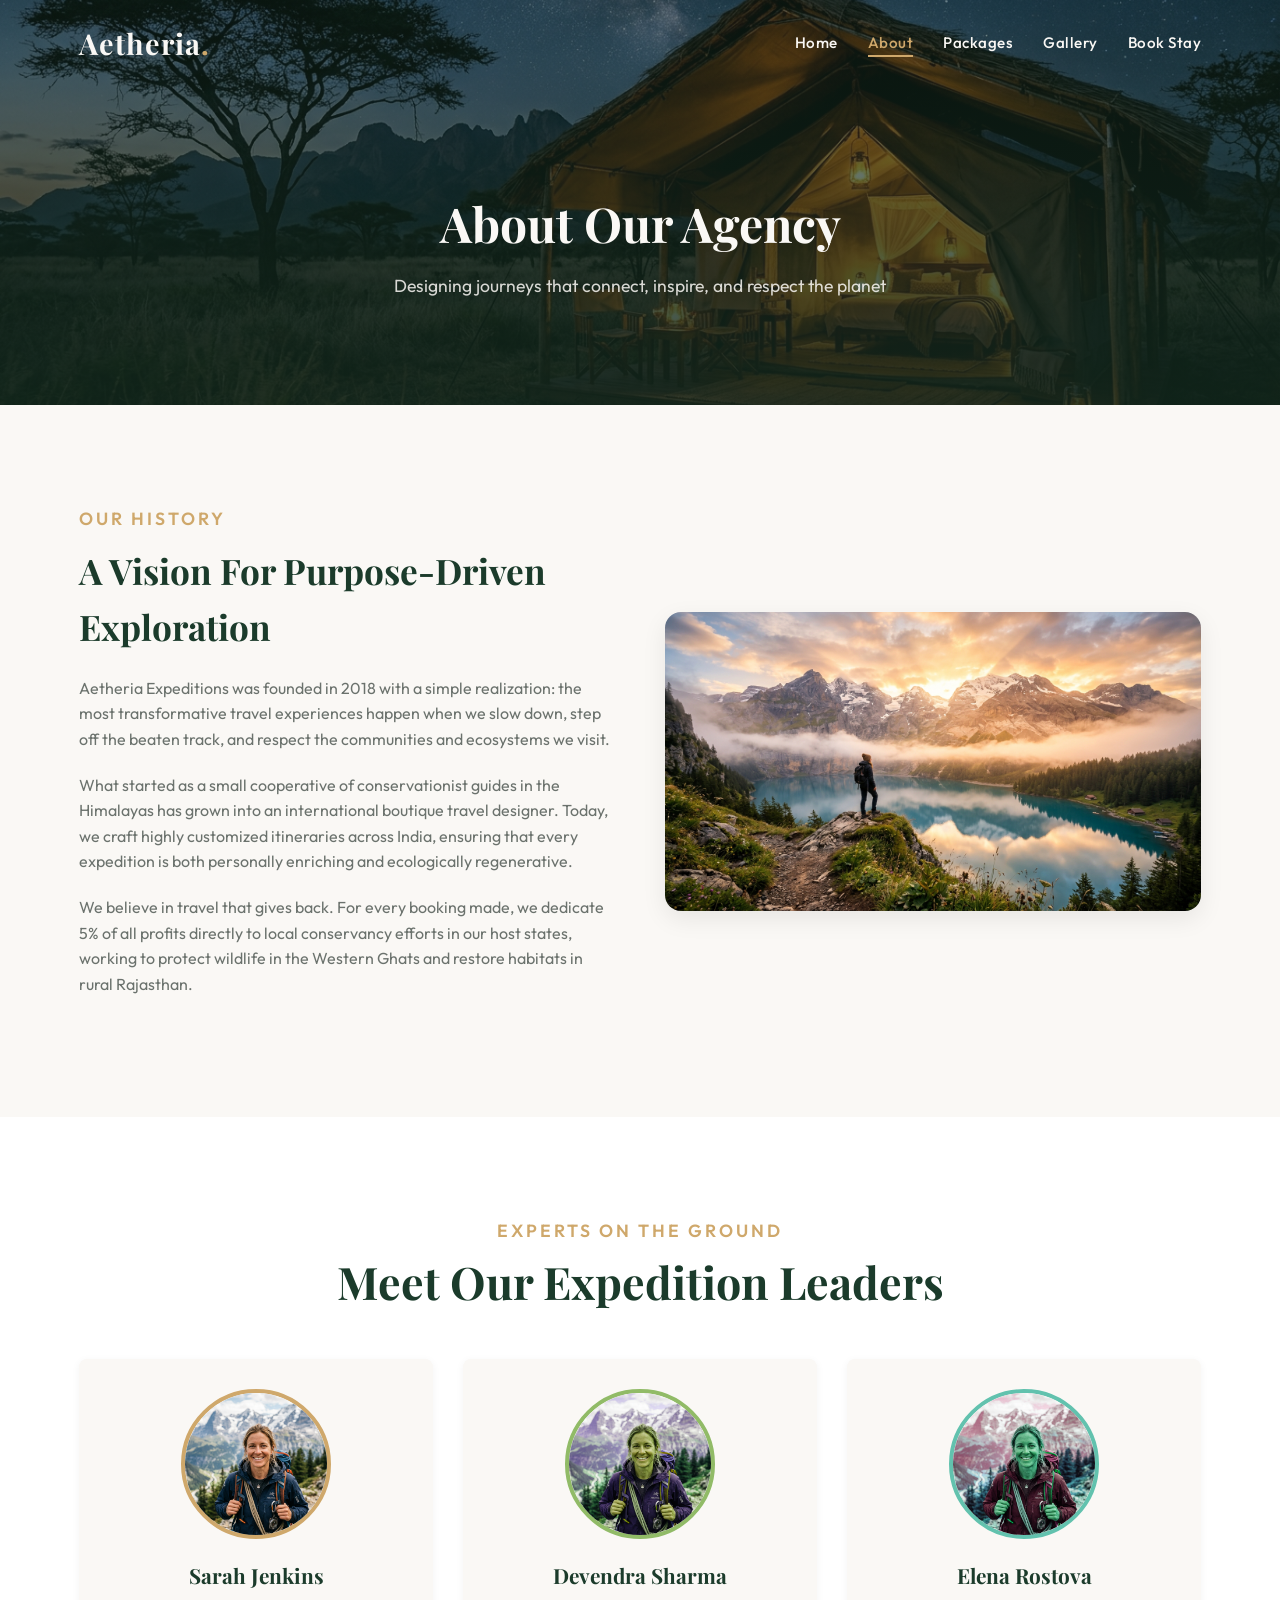
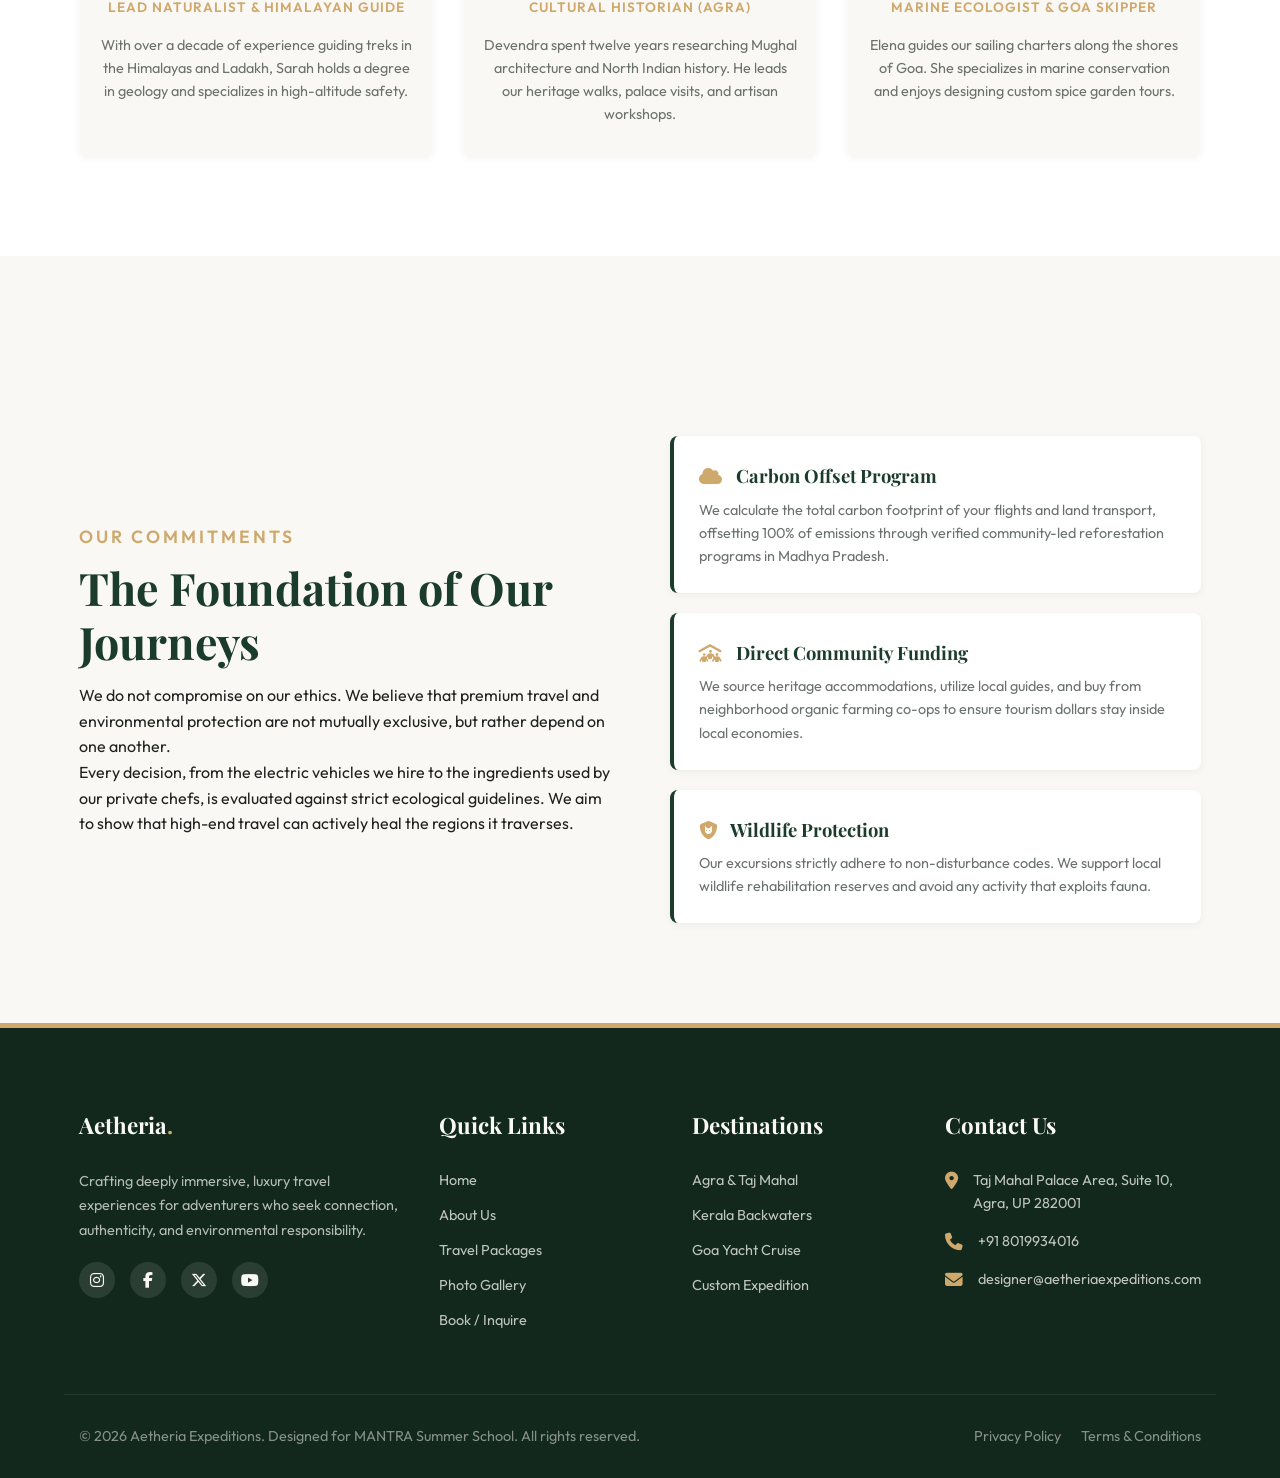
<file: about.html>
<!DOCTYPE html>
<html lang="en">
<head>
  <meta charset="UTF-8">
  <meta name="viewport" content="width=device-width, initial-scale=1.0">
  <title>About Us | Aetheria Expeditions</title>
  
  <!-- Basic SEO Meta Tags -->
  <meta name="description" content="Learn about Aetheria Expeditions, our slow-travel philosophy in India, carbon-neutral policies, and meet our team of expert local guides and designers.">
  <meta name="keywords" content="about travel agency, eco-tourism, sustainable tourism india, expedition leaders, travel designers, carbon-neutral trips india">
  <meta name="author" content="Student Name">
  
  <!-- Stylesheet -->
  <link rel="stylesheet" href="https://cdnjs.cloudflare.com/ajax/libs/font-awesome/6.4.0/css/all.min.css">
  <link rel="stylesheet" href="css/style.css">
</head>
<body>

  <!-- NAVIGATION HEADER -->
  <header class="header" id="header">
    <div class="container nav-wrapper">
      <a href="index.html" class="logo">
        <h2>Aetheria<span>.</span></h2>
      </a>
      
      <nav>
        <ul class="nav-links" id="nav-links">
          <li><a href="index.html">Home</a></li>
          <li><a href="about.html" class="active">About</a></li>
          <li><a href="packages.html">Packages</a></li>
          <li><a href="gallery.html">Gallery</a></li>
          <li><a href="contact.html">Book Stay</a></li>
        </ul>
      </nav>
      
      <div class="hamburger" id="hamburger">
        <span></span>
        <span></span>
        <span></span>
      </div>
    </div>
  </header>

  <main>
    <!-- SUBPAGE HERO -->
    <section class="sub-hero" style="background-image: url('images/hero-about.jpg');">
      <div class="sub-hero-overlay"></div>
      <div class="sub-hero-content">
        <h1>About Our Agency</h1>
        <p>Designing journeys that connect, inspire, and respect the planet</p>
      </div>
    </section>

    <!-- OUR STORY SECTION -->
    <section class="section-padding">
      <div class="container about-story">
        <div class="story-text">
          <span class="section-subtitle">Our History</span>
          <h2>A Vision For Purpose-Driven Exploration</h2>
          <p>Aetheria Expeditions was founded in 2018 with a simple realization: the most transformative travel experiences happen when we slow down, step off the beaten track, and respect the communities and ecosystems we visit.</p>
          <p>What started as a small cooperative of conservationist guides in the Himalayas has grown into an international boutique travel designer. Today, we craft highly customized itineraries across India, ensuring that every expedition is both personally enriching and ecologically regenerative.</p>
          <p>We believe in travel that gives back. For every booking made, we dedicate 5% of all profits directly to local conservancy efforts in our host states, working to protect wildlife in the Western Ghats and restore habitats in rural Rajasthan.</p>
        </div>
        <div class="story-image">
          <img src="images/hero-home.jpg" alt="Spectacular sunrise lighting over a mountain valley lake representing the Himalayan peaks" class="story-img-large">
        </div>
      </div>
    </section>

    <!-- TEAM / LEADERS SECTION -->
    <section class="section-padding team-section">
      <div class="container">
        <div class="text-center">
          <span class="section-subtitle">Experts on the Ground</span>
          <h2 class="section-title">Meet Our Expedition Leaders</h2>
        </div>
        
        <div class="team-grid">
          <!-- Guide 1 -->
          <div class="team-card">
            <img src="images/tour-leader.jpg" alt="Sarah Jenkins, Professional Wilderness Guide smiling in mountaineering gear" class="team-img">
            <h3>Sarah Jenkins</h3>
            <span>Lead Naturalist & Himalayan Guide</span>
            <p>With over a decade of experience guiding treks in the Himalayas and Ladakh, Sarah holds a degree in geology and specializes in high-altitude safety.</p>
          </div>
          
          <!-- Guide 2 -->
          <div class="team-card">
            <img src="images/tour-leader.jpg" alt="Devendra Sharma, Indian Heritage Specialist smiling" class="team-img" style="filter: hue-rotate(50deg);">
            <h3>Devendra Sharma</h3>
            <span>Cultural Historian (Agra)</span>
            <p>Devendra spent twelve years researching Mughal architecture and North Indian history. He leads our heritage walks, palace visits, and artisan workshops.</p>
          </div>
          
          <!-- Guide 3 -->
          <div class="team-card">
            <img src="images/tour-leader.jpg" alt="Elena Rostova, Coastal Goa Skipper and Ocean Marine Biologist" class="team-img" style="filter: hue-rotate(120deg);">
            <h3>Elena Rostova</h3>
            <span>Marine Ecologist & Goa Skipper</span>
            <p>Elena guides our sailing charters along the shores of Goa. She specializes in marine conservation and enjoys designing custom spice garden tours.</p>
          </div>
        </div>
      </div>
    </section>

    <!-- SUSTAINABILITY & VALUES SECTION -->
    <section class="section-padding">
      <div class="container values-grid">
        <div class="values-text">
          <span class="section-subtitle">Our Commitments</span>
          <h2 class="section-title">The Foundation of Our Journeys</h2>
          <p>We do not compromise on our ethics. We believe that premium travel and environmental protection are not mutually exclusive, but rather depend on one another.</p>
          <p>Every decision, from the electric vehicles we hire to the ingredients used by our private chefs, is evaluated against strict ecological guidelines. We aim to show that high-end travel can actively heal the regions it traverses.</p>
        </div>
        
        <div class="value-boxes">
          <div class="value-box">
            <h4><i class="fa-solid fa-cloud" style="color: var(--accent-gold); margin-right: 10px;"></i> Carbon Offset Program</h4>
            <p>We calculate the total carbon footprint of your flights and land transport, offsetting 100% of emissions through verified community-led reforestation programs in Madhya Pradesh.</p>
          </div>
          <div class="value-box">
            <h4><i class="fa-solid fa-people-roof" style="color: var(--accent-gold); margin-right: 10px;"></i> Direct Community Funding</h4>
            <p>We source heritage accommodations, utilize local guides, and buy from neighborhood organic farming co-ops to ensure tourism dollars stay inside local economies.</p>
          </div>
          <div class="value-box">
            <h4><i class="fa-solid fa-shield-cat" style="color: var(--accent-gold); margin-right: 10px;"></i> Wildlife Protection</h4>
            <p>Our excursions strictly adhere to non-disturbance codes. We support local wildlife rehabilitation reserves and avoid any activity that exploits fauna.</p>
          </div>
        </div>
      </div>
    </section>
  </main>

  <!-- FOOTER -->
  <footer class="footer">
    <div class="container footer-grid">
      <div class="footer-col">
        <h3>Aetheria<span>.</span></h3>
        <p>Crafting deeply immersive, luxury travel experiences for adventurers who seek connection, authenticity, and environmental responsibility.</p>
        <div class="footer-socials">
          <a href="#"><i class="fa-brands fa-instagram"></i></a>
          <a href="#"><i class="fa-brands fa-facebook-f"></i></a>
          <a href="#"><i class="fa-brands fa-x-twitter"></i></a>
          <a href="#"><i class="fa-brands fa-youtube"></i></a>
        </div>
      </div>
      
      <div class="footer-col">
        <h3>Quick Links</h3>
        <ul class="footer-links">
          <li><a href="index.html">Home</a></li>
          <li><a href="about.html">About Us</a></li>
          <li><a href="packages.html">Travel Packages</a></li>
          <li><a href="gallery.html">Photo Gallery</a></li>
          <li><a href="contact.html">Book / Inquire</a></li>
        </ul>
      </div>
      
      <div class="footer-col">
        <h3>Destinations</h3>
        <ul class="footer-links">
          <li><a href="packages.html">Agra & Taj Mahal</a></li>
          <li><a href="packages.html">Kerala Backwaters</a></li>
          <li><a href="packages.html">Goa Yacht Cruise</a></li>
          <li><a href="packages.html">Custom Expedition</a></li>
        </ul>
      </div>
      
      <div class="footer-col">
        <h3>Contact Us</h3>
        <ul class="footer-contact">
          <li>
            <i class="fa-solid fa-location-dot"></i>
            <span>Taj Mahal Palace Area, Suite 10, Agra, UP 282001</span>
          </li>
          <li>
            <i class="fa-solid fa-phone"></i>
            <span>+91 8019934016</span>
          </li>
          <li>
            <i class="fa-solid fa-envelope"></i>
            <span>designer@aetheriaexpeditions.com</span>
          </li>
        </ul>
      </div>
    </div>
    
    <div class="container footer-bottom">
      <p>&copy; 2026 Aetheria Expeditions. Designed for MANTRA Summer School. All rights reserved.</p>
      <div class="footer-bottom-links">
        <a href="#">Privacy Policy</a>
        <a href="#">Terms & Conditions</a>
      </div>
    </div>
  </footer>

  <!-- Scripts -->
  <script src="js/script.js"></script>
</body>
</html>
</file>
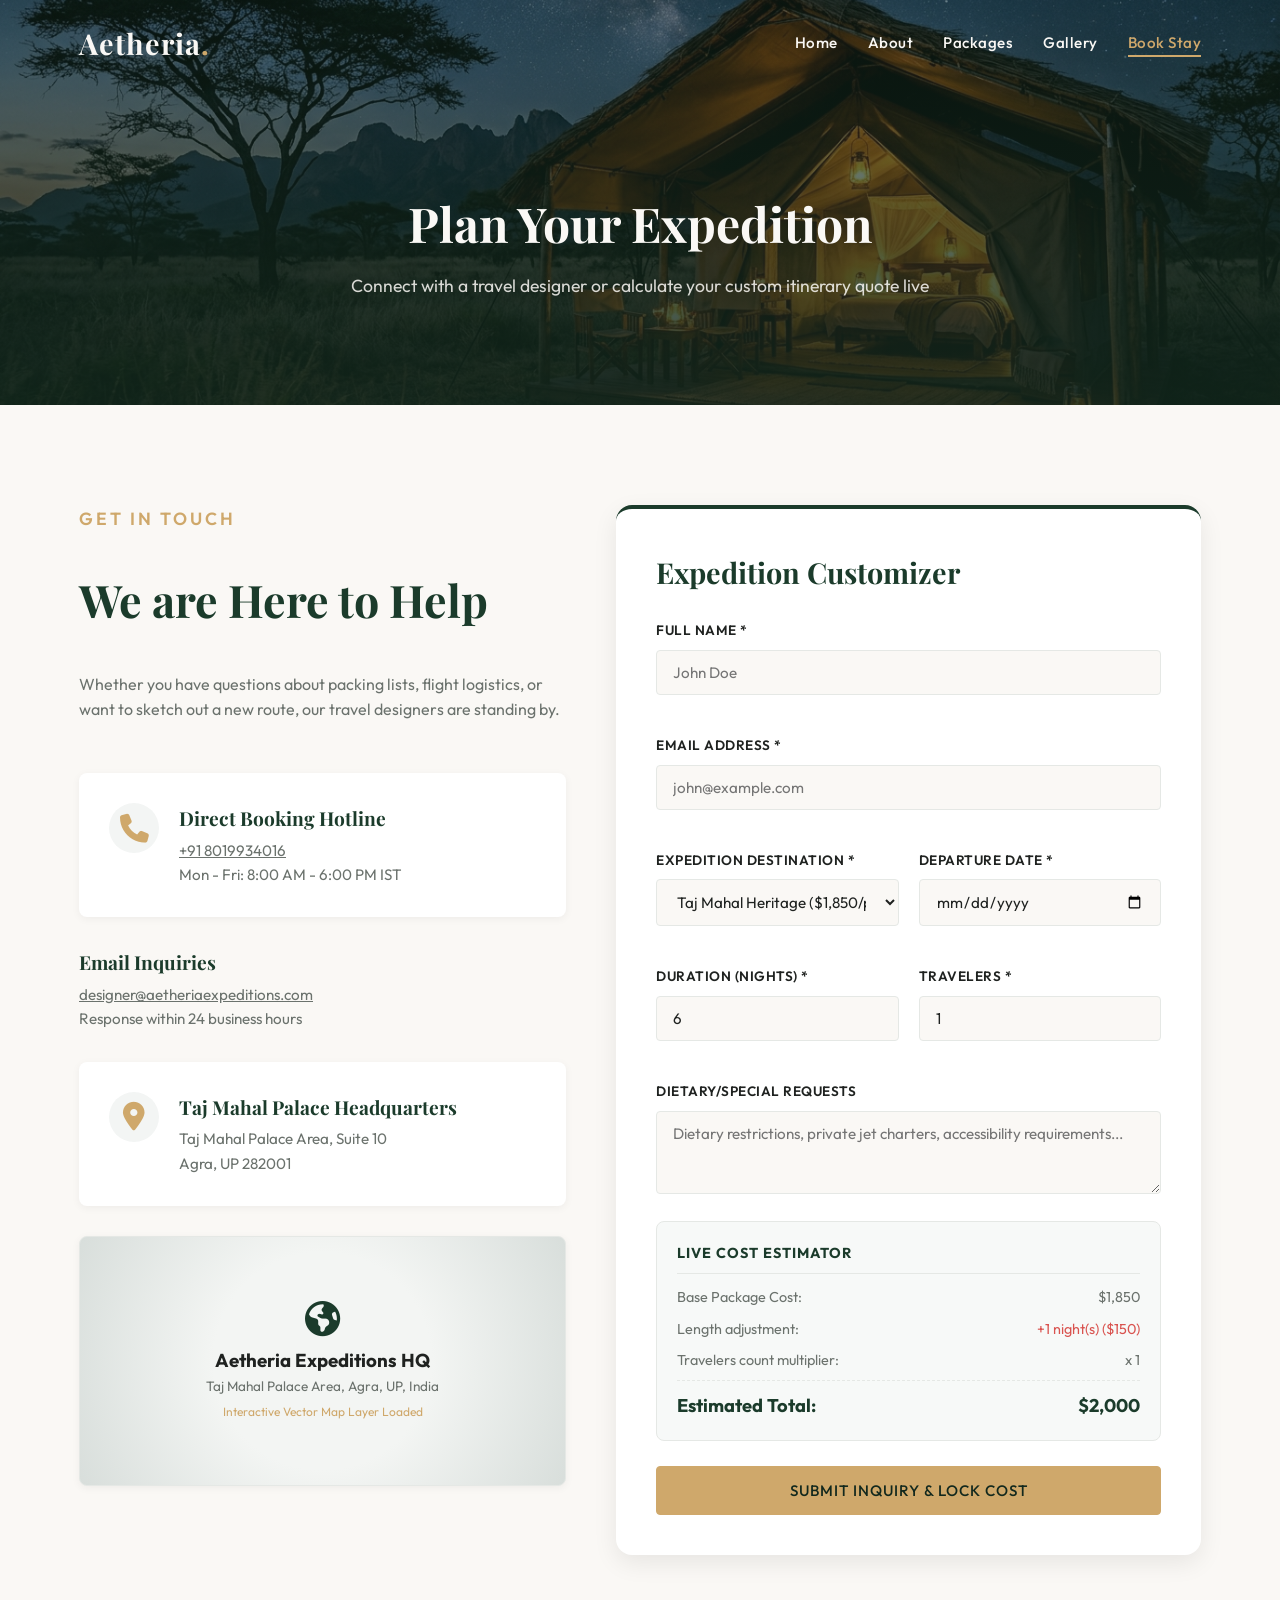
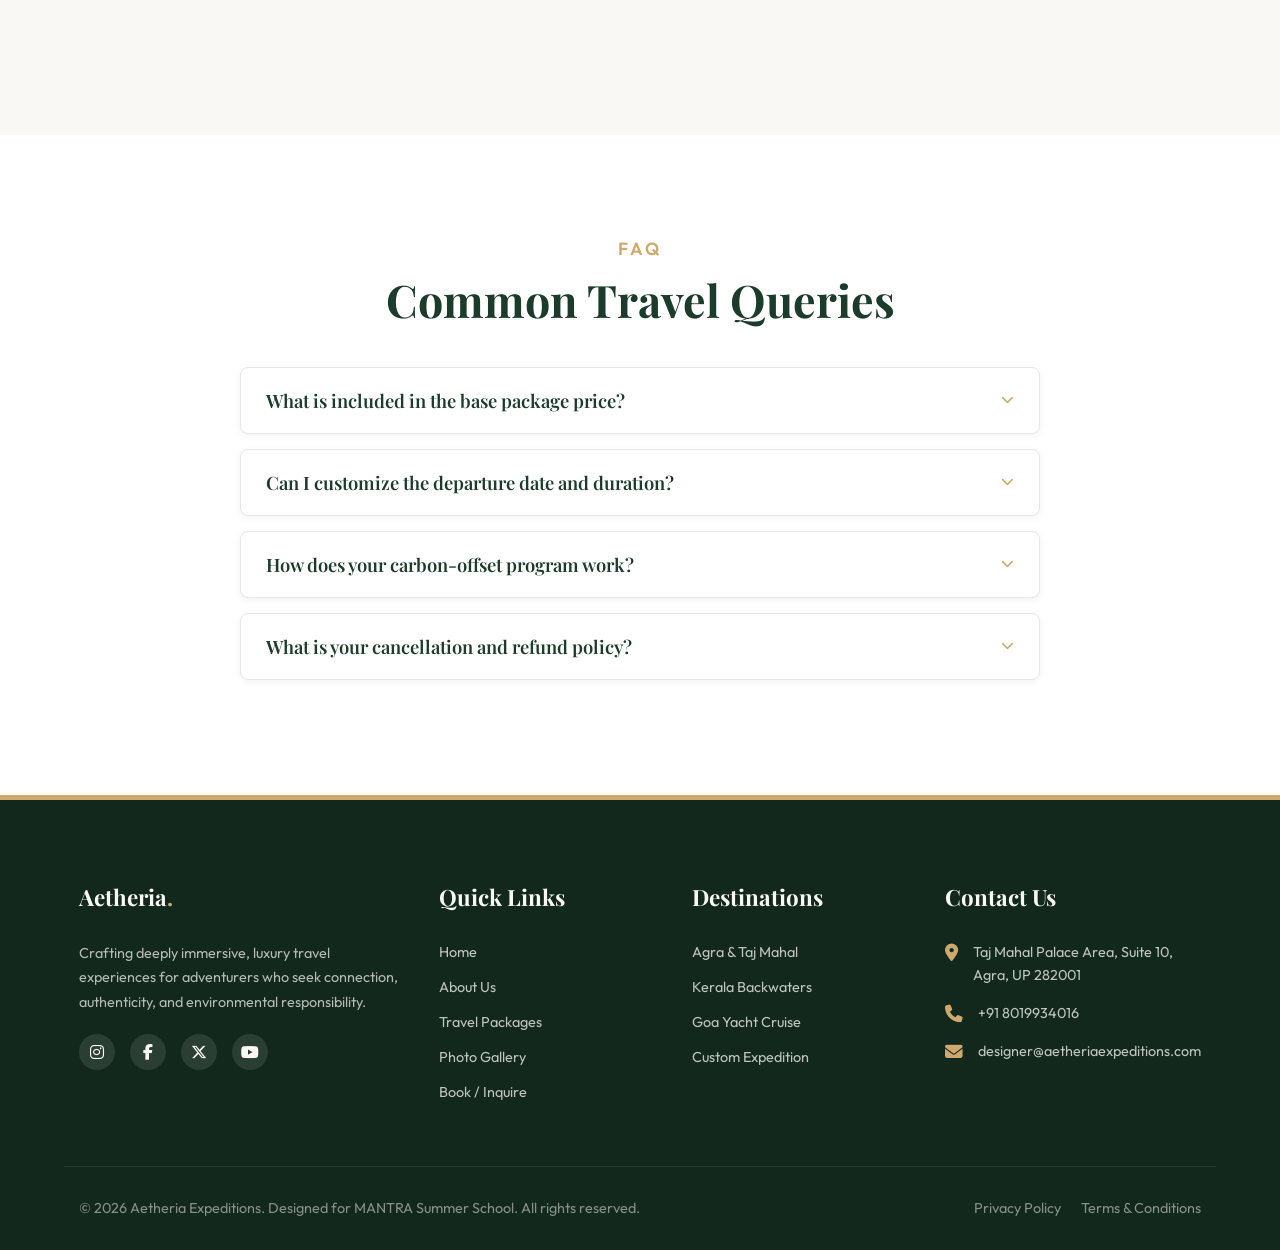
<file: contact.html>
<!DOCTYPE html>
<html lang="en">
<head>
  <meta charset="UTF-8">
  <meta name="viewport" content="width=device-width, initial-scale=1.0">
  <title>Book A Stay & Contact Us | Aetheria Expeditions</title>
  
  <!-- Basic SEO Meta Tags -->
  <meta name="description" content="Contact Aetheria Expeditions or request a custom quote. Use our dynamic travel cost calculator to estimate your bespoke Indian tour package price.">
  <meta name="keywords" content="book travel india, custom trip quote, contact travel agency, travel calculator, travel FAQ india, booking form travel">
  <meta name="author" content="Student Name">
  
  <!-- Stylesheet -->
  <link rel="stylesheet" href="https://cdnjs.cloudflare.com/ajax/libs/font-awesome/6.4.0/css/all.min.css">
  <link rel="stylesheet" href="css/style.css">
</head>
<body>

  <!-- NAVIGATION HEADER -->
  <header class="header" id="header">
    <div class="container nav-wrapper">
      <a href="index.html" class="logo">
        <h2>Aetheria<span>.</span></h2>
      </a>
      
      <nav>
        <ul class="nav-links" id="nav-links">
          <li><a href="index.html">Home</a></li>
          <li><a href="about.html">About</a></li>
          <li><a href="packages.html">Packages</a></li>
          <li><a href="gallery.html">Gallery</a></li>
          <li><a href="contact.html" class="active">Book Stay</a></li>
        </ul>
      </nav>
      
      <div class="hamburger" id="hamburger">
        <span></span>
        <span></span>
        <span></span>
      </div>
    </div>
  </header>

  <main>
    <!-- SUBPAGE HERO -->
    <section class="sub-hero" style="background-image: url('images/hero-about.jpg');">
      <div class="sub-hero-overlay"></div>
      <div class="sub-hero-content">
        <h1>Plan Your Expedition</h1>
        <p>Connect with a travel designer or calculate your custom itinerary quote live</p>
      </div>
    </section>

    <!-- CONTACT & BOOKING FORM SECTION -->
    <section class="section-padding">
      <div class="container contact-container">
        
        <!-- Left Column: Contact details and Map -->
        <div class="contact-info">
          <span class="section-subtitle">Get In Touch</span>
          <h2 class="section-title">We are Here to Help</h2>
          <p style="color: var(--text-muted); margin-bottom: 20px;">Whether you have questions about packing lists, flight logistics, or want to sketch out a new route, our travel designers are standing by.</p>
          
          <div class="contact-card">
            <div class="contact-icon"><i class="fa-solid fa-phone"></i></div>
            <div class="contact-details">
              <h3>Direct Booking Hotline</h3>
              <p><a href="tel:+918019934016" style="color: inherit; text-decoration: underline;">+91 8019934016</a></p>
              <p>Mon - Fri: 8:00 AM - 6:00 PM IST</p>
            </div>
          </div>
          
          <div class="contact-details">
            <h3>Email Inquiries</h3>
            <p>
              <a href="mailto:designer@aetheriaexpeditions.com" style="color: inherit; text-decoration: underline;">
                designer@aetheriaexpeditions.com
            </a>
         </p>
         <p>Response within 24 business hours</p>
       </div> 
          
          <div class="contact-card">
            <div class="contact-icon"><i class="fa-solid fa-location-dot"></i></div>
            <div class="contact-details">
              <h3>Taj Mahal Palace Headquarters</h3>
              <p>Taj Mahal Palace Area, Suite 10</p>
              <p>Agra, UP 282001</p>
            </div>
          </div>
          
          <!-- Mock Map -->
          <div class="mock-map">
            <div class="mock-map-placeholder">
              <i class="fa-solid fa-earth-americas"></i>
              <h3>Aetheria Expeditions HQ</h3>
              <p>Taj Mahal Palace Area, Agra, UP, India</p>
              <p style="font-size: 0.75rem; color: var(--accent-gold); margin-top: 5px;">Interactive Vector Map Layer Loaded</p>
            </div>
          </div>
        </div>
        
        <!-- Right Column: Interactive Cost Form -->
        <div class="booking-form-wrapper" id="booking-section">
          <h2>Expedition Customizer</h2>
          
          <form id="booking-form" novalidate>
            <div class="form-grid">
              
              <!-- Full Name -->
              <div class="form-group form-full">
                <label for="full-name">Full Name *</label>
                <input type="text" id="full-name" class="form-control" placeholder="John Doe" required>
                <span class="error-message" id="name-error">Please enter your full name.</span>
              </div>
              
              <!-- Email Address -->
              <div class="form-group form-full">
                <label for="email-address">Email Address *</label>
                <input type="email" id="email-address" class="form-control" placeholder="john@example.com" required>
                <span class="error-message" id="email-error">Please enter a valid email address.</span>
              </div>
              
              <!-- Package Selector -->
              <div class="form-group">
                <label for="package-select">Expedition Destination *</label>
                <select id="package-select" class="form-control">
                  <option value="tajmahal" data-price="1850">Taj Mahal Heritage ($1,850/p)</option>
                  <option value="kerala" data-price="2200">Kerala Backwaters ($2,200/p)</option>
                  <option value="goa" data-price="2500">Goa Yacht Escape ($2,500/p)</option>
                  <option value="custom" data-price="3000">Custom India Tour ($3,000/p)</option>
                </select>
              </div>
              
              <!-- Departure Date -->
              <div class="form-group">
                <label for="departure-date">Departure Date *</label>
                <input type="date" id="departure-date" class="form-control" required>
                <span class="error-message" id="date-error">Please choose a future date.</span>
              </div>
              
              <!-- Length of Stay -->
              <div class="form-group">
                <label for="trip-duration">Duration (Nights) *</label>
                <input type="number" id="trip-duration" class="form-control" value="6" min="3" max="30">
                <span class="error-message" id="duration-error">Must be between 3 and 30 nights.</span>
              </div>
              
              <!-- Guest Count -->
              <div class="form-group">
                <label for="guest-count">Travelers *</label>
                <input type="number" id="guest-count" class="form-control" value="1" min="1" max="12">
                <span class="error-message" id="guests-error">Must be between 1 and 12 guests.</span>
              </div>
              
              <!-- Special Notes -->
              <div class="form-group form-full">
                <label for="special-requests">Dietary/Special Requests</label>
                <textarea id="special-requests" class="form-control" rows="3" placeholder="Dietary restrictions, private jet charters, accessibility requirements..."></textarea>
              </div>
            </div>
            
            <!-- LIVE DYNAMIC COST CALCULATOR WIDGET -->
            <div class="cost-calculator">
              <h3>Live Cost Estimator</h3>
              <div class="cost-row">
                <span>Base Package Cost:</span>
                <span id="calc-base">$1,850</span>
              </div>
              <div class="cost-row">
                <span>Length adjustment:</span>
                <span id="calc-duration">Standard Duration</span>
              </div>
              <div class="cost-row">
                <span>Travelers count multiplier:</span>
                <span id="calc-passengers">x 1</span>
              </div>
              <div class="cost-row total">
                <span>Estimated Total:</span>
                <span id="calc-total">$1,850</span>
              </div>
            </div>
            
            <button type="submit" class="btn btn-gold form-full" style="width: 100%;">Submit Inquiry & Lock Cost</button>
          </form>
        </div>
      </div>
    </section>

    <!-- FAQ ACCORDION SECTION -->
    <section class="section-padding faq-section" style="background-color: var(--bg-white);">
      <div class="container">
        <div class="faq-title">
          <span class="section-subtitle">FAQ</span>
          <h2 class="section-title">Common Travel Queries</h2>
        </div>
        
        <div class="faq-accordion">
          <!-- FAQ 1 -->
          <div class="faq-item">
            <button class="faq-question">What is included in the base package price? <i class="fa-solid fa-chevron-down"></i></button>
            <div class="faq-answer">
              <p>Our base packages are highly inclusive. They cover all luxury boutique hotel accommodations, internal transfers (private AC sedan or catamaran charters), local guide services, entrance fees to historic sites/temples, and gourmet meals including select drinks.</p>
            </div>
          </div>
          
          <!-- FAQ 2 -->
          <div class="faq-item">
            <button class="faq-question">Can I customize the departure date and duration? <i class="fa-solid fa-chevron-down"></i></button>
            <div class="faq-answer">
              <p>Absolutely. While our signature expeditions have standard durations, we specialize in custom tailoring. You can use our Expedition Customizer form above to request longer stays, add private extensions, or select a private custom date for your group.</p>
            </div>
          </div>
          
          <!-- FAQ 3 -->
          <div class="faq-item">
            <button class="faq-question">How does your carbon-offset program work? <i class="fa-solid fa-chevron-down"></i></button>
            <div class="faq-answer">
              <p>We work directly with certified global climate action groups. Based on your flight routes and land mileage, we compute the carbon output and purchase equivalent certified carbon offsets. These investments support ecological projects such as wind energy generators and rural reforestation in Madhya Pradesh.</p>
            </div>
          </div>
          
          <!-- FAQ 4 -->
          <div class="faq-item">
            <button class="faq-question">What is your cancellation and refund policy? <i class="fa-solid fa-chevron-down"></i></button>
            <div class="faq-answer">
              <p>We offer fully refundable booking modifications up to 90 days before your departure. Cancellations made between 90 and 30 days before departure are subject to a 15% booking fee. For cancellations under 30 days, we credit your trip balance to any other expedition within 2 years.</p>
            </div>
          </div>
        </div>
      </div>
    </section>

    <!-- CUSTOM BOOKING SUCCESS DIALOG -->
    <div class="modal" id="booking-modal">
      <div class="modal-content">
        <div class="modal-icon"><i class="fa-solid fa-circle-check"></i></div>
        <h3>Expedition Reserved!</h3>
        <p id="modal-msg">Thank you, [Name]! Your inquiry has been submitted. Our Travel Designer will contact you at [Email] within 24 hours.</p>
        
        <div class="cost-calculator" style="background-color: var(--bg-cream); margin-top: 15px; margin-bottom: 20px; text-align: left;">
          <h3>Your Quote Summary</h3>
          <div class="cost-row">
            <span>Destination:</span>
            <span id="modal-summary-pkg">Taj Mahal</span>
          </div>
          <div class="cost-row">
            <span>Departure Date:</span>
            <span id="modal-summary-date">07/15/2026</span>
          </div>
          <div class="cost-row">
            <span>Nights & Travelers:</span>
            <span id="modal-summary-details">6 nights, 1 traveler</span>
          </div>
          <div class="cost-row total">
            <span>Locked Quote:</span>
            <span id="modal-summary-total">$1,850</span>
          </div>
        </div>
        
        <button class="btn btn-gold" id="modal-close-btn" style="width: 100%;">Return to Site</button>
      </div>
    </div>
  </main>

  <!-- FOOTER -->
  <footer class="footer">
    <div class="container footer-grid">
   <div class="footer-col">
        <h3>Aetheria<span>.</span></h3>
        <p>Crafting deeply immersive, luxury travel experiences for adventurers who seek connection, authenticity, and environmental responsibility.</p>
        <div class="footer-socials">
          <a href="https://www.instagram.com" target="_blank" rel="noopener noreferrer"><i class="fa-brands fa-instagram"></i></a>
          <a href="https://www.facebook.com" target="_blank" rel="noopener noreferrer"><i class="fa-brands fa-facebook-f"></i></a>
          <a href="https://www.twitter.com" target="_blank" rel="noopener noreferrer"><i class="fa-brands fa-x-twitter"></i></a>
          <a href="https://www.youtube.com" target="_blank" rel="noopener noreferrer"><i class="fa-brands fa-youtube"></i></a>
        </div>
      </div>
      
      <div class="footer-col">
        <h3>Quick Links</h3>
        <ul class="footer-links">
          <li><a href="index.html">Home</a></li>
          <li><a href="about.html">About Us</a></li>
          <li><a href="packages.html">Travel Packages</a></li>
          <li><a href="gallery.html">Photo Gallery</a></li>
          <li><a href="contact.html">Book / Inquire</a></li>
        </ul>
      </div>
      
      <div class="footer-col">
        <h3>Destinations</h3>
        <ul class="footer-links">
          <li><a href="packages.html">Agra & Taj Mahal</a></li>
          <li><a href="packages.html">Kerala Backwaters</a></li>
          <li><a href="packages.html">Goa Yacht Cruise</a></li>
          <li><a href="packages.html">Custom Expedition</a></li>
        </ul>
      </div>
      
      <div class="footer-col">
        <h3>Contact Us</h3>
        <ul class="footer-contact">
          <li>
            <i class="fa-solid fa-location-dot"></i>
            <span>Taj Mahal Palace Area, Suite 10, Agra, UP 282001</span>
          </li>
          <li>
            <i class="fa-solid fa-phone"></i>
            <span><a href="tel:+91YOURNUMBER" style="color: inherit; text-decoration: none;">+91 8019934016</a></span>
          </li>
          <li>
            <i class="fa-solid fa-envelope"></i>
            <span>designer@aetheriaexpeditions.com</span>
          </li>
        </ul>
      </div>
    </div>
    
    <div class="container footer-bottom">
      <p>&copy; 2026 Aetheria Expeditions. Designed for MANTRA Summer School. All rights reserved.</p>
      <div class="footer-bottom-links">
        <a href="#">Privacy Policy</a>
        <a href="#">Terms & Conditions</a>
      </div>
    </div>
  </footer>

  <!-- Scripts -->
  <script src="js/script.js"></script>
</body>
</html>
</file>
<file: css/style.css>
@import url('https://fonts.googleapis.com/css2?family=Outfit:wght@300;400;500;600;700&family=Playfair+Display:ital,wght@0,400;0,600;0,700;1,400&display=swap');

/* ==========================================================================
   CSS CUSTOM VARIABLES & RESET
   ========================================================================== */
:root {
  /* Color Palette */
  --primary-green: #1b3b2b;
  --primary-green-dark: #12281d;
  --primary-green-light: #2b5640;
  --accent-gold: #cfa86b;
  --accent-gold-hover: #bda061;
  --bg-cream: #faf8f5;
  --bg-white: #ffffff;
  --text-dark: #1f2220;
  --text-muted: #6b726d;
  --text-light: #f3f5f3;
  --border-light: #e5e8e5;
  
  /* Fonts */
  --font-serif: 'Playfair Display', Georgia, serif;
  --font-sans: 'Outfit', -apple-system, BlinkMacSystemFont, sans-serif;
  
  /* Box Shadows & Borders */
  --shadow-sm: 0 2px 8px rgba(0,0,0,0.05);
  --shadow-md: 0 8px 24px rgba(0,0,0,0.08);
  --shadow-lg: 0 16px 40px rgba(0,0,0,0.12);
  --radius-sm: 4px;
  --radius-md: 8px;
  --radius-lg: 16px;
  
  /* Transitions */
  --transition-fast: 0.2s ease;
  --transition-normal: 0.3s cubic-bezier(0.25, 0.46, 0.45, 0.94);
  --transition-slow: 0.5s cubic-bezier(0.25, 0.46, 0.45, 0.94);
}

* {
  margin: 0;
  padding: 0;
  box-sizing: border-box;
}

html {
  scroll-behavior: smooth;
  font-size: 16px;
}

body {
  font-family: var(--font-sans);
  background-color: var(--bg-cream);
  color: var(--text-dark);
  line-height: 1.6;
  overflow-x: hidden;
}

img {
  max-width: 100%;
  height: auto;
  display: block;
}

a {
  color: inherit;
  text-decoration: none;
  transition: var(--transition-fast);
}

ul {
  list-style: none;
}

/* ==========================================================================
   GLOBAL REUSABLE CLASSES & UTILITIES
   ========================================================================== */
.container {
  width: 90%;
  max-width: 1200px;
  margin: 0 auto;
  padding: 0 15px;
}

.section-padding {
  padding: 100px 0;
}

.text-center {
  text-align: center;
}

.section-title {
  font-family: var(--font-serif);
  font-size: 2.8rem;
  color: var(--primary-green);
  margin-bottom: 15px;
  font-weight: 700;
  line-height: 1.2;
}

.section-subtitle {
  font-size: 1.1rem;
  color: var(--accent-gold);
  text-transform: uppercase;
  letter-spacing: 3px;
  font-weight: 600;
  margin-bottom: 10px;
  display: block;
}

.btn {
  display: inline-block;
  padding: 14px 28px;
  background-color: var(--primary-green);
  color: var(--bg-cream);
  font-size: 0.95rem;
  font-weight: 500;
  letter-spacing: 1px;
  text-transform: uppercase;
  border: 1px solid var(--primary-green);
  border-radius: var(--radius-sm);
  cursor: pointer;
  transition: var(--transition-normal);
  font-family: var(--font-sans);
}

.btn:hover {
  background-color: var(--accent-gold);
  border-color: var(--accent-gold);
  color: var(--primary-green-dark);
  transform: translateY(-2px);
}

.btn-outline {
  background-color: transparent;
  color: var(--primary-green);
  border: 1px solid var(--primary-green);
}

.btn-outline:hover {
  background-color: var(--primary-green);
  color: var(--bg-cream);
}

.btn-gold {
  background-color: var(--accent-gold);
  color: var(--primary-green-dark);
  border-color: var(--accent-gold);
}

.btn-gold:hover {
  background-color: var(--primary-green);
  color: var(--bg-cream);
}

/* ==========================================================================
   EVALUATION WATERMARK (STUDENT INFO CARD IN HEADER/FOOTER)
   ========================================================================== */
.evaluator-widget {
  background-color: rgba(27, 59, 43, 0.05);
  border: 1px dashed var(--accent-gold);
  padding: 10px 15px;
  border-radius: var(--radius-md);
  margin-bottom: 20px;
  display: inline-block;
  text-align: left;
  font-size: 0.85rem;
  color: var(--primary-green-dark);
}

.evaluator-widget strong {
  color: var(--accent-gold);
}

/* ==========================================================================
   NAVIGATION BAR
   ========================================================================== */
.header {
  position: absolute;
  top: 0;
  left: 0;
  width: 100%;
  z-index: 100;
  transition: var(--transition-normal);
  padding: 20px 0;
}

.header.sticky {
  position: fixed;
  background-color: var(--bg-cream);
  box-shadow: var(--shadow-sm);
  padding: 12px 0;
  border-bottom: 1px solid var(--border-light);
}

.header.sticky .logo h2 {
  color: var(--primary-green);
}

.header.sticky .nav-links a {
  color: var(--text-dark);
}

.header.sticky .nav-links a:hover {
  color: var(--accent-gold);
}

.header.sticky .hamburger span {
  background-color: var(--primary-green);
}

.nav-wrapper {
  display: flex;
  justify-content: space-between;
  align-items: center;
}

.logo h2 {
  font-family: var(--font-serif);
  font-size: 1.8rem;
  color: var(--bg-cream);
  font-weight: 700;
  letter-spacing: 1px;
}

.header.sticky .logo h2 {
  color: var(--primary-green);
}

.logo span {
  color: var(--accent-gold);
}

.nav-links {
  display: flex;
  gap: 30px;
  align-items: center;
}

.nav-links a {
  color: var(--bg-cream);
  font-weight: 500;
  font-size: 0.95rem;
  position: relative;
  padding: 5px 0;
  letter-spacing: 0.5px;
}

.nav-links a::after {
  content: '';
  position: absolute;
  bottom: 0;
  left: 0;
  width: 0;
  height: 2px;
  background-color: var(--accent-gold);
  transition: var(--transition-normal);
}

.nav-links a:hover::after,
.nav-links a.active::after {
  width: 100%;
}

.nav-links a.active {
  color: var(--accent-gold) !important;
}

/* Hamburger Menu */
.hamburger {
  display: none;
  flex-direction: column;
  justify-content: space-between;
  width: 26px;
  height: 19px;
  cursor: pointer;
  z-index: 101;
}

.hamburger span {
  width: 100%;
  height: 2px;
  background-color: var(--bg-cream);
  border-radius: 2px;
  transition: var(--transition-normal);
}

/* ==========================================================================
   HERO SECTIONS
   ========================================================================== */
.hero {
  position: relative;
  height: 100vh;
  min-height: 600px;
  background-size: cover;
  background-position: center;
  display: flex;
  align-items: center;
  justify-content: center;
  text-align: center;
  color: var(--bg-cream);
}

.hero-overlay {
  position: absolute;
  top: 0;
  left: 0;
  width: 100%;
  height: 100%;
  background: linear-gradient(to bottom, rgba(18, 40, 29, 0.4), rgba(18, 40, 29, 0.8));
  z-index: 1;
}

.hero-content {
  position: relative;
  z-index: 2;
  max-width: 800px;
  padding: 0 20px;
}

.hero-content h1 {
  font-family: var(--font-serif);
  font-size: 4rem;
  font-weight: 700;
  line-height: 1.15;
  margin-bottom: 20px;
  animation: fadeInUp 1s ease forwards;
}

.hero-content p {
  font-size: 1.2rem;
  margin-bottom: 35px;
  color: rgba(250, 248, 245, 0.9);
  animation: fadeInUp 1s ease 0.2s forwards;
  opacity: 0;
}

.hero-content .btn-group {
  animation: fadeInUp 1s ease 0.4s forwards;
  opacity: 0;
}

/* Inner Page Hero (Sub-banner) */
.sub-hero {
  position: relative;
  height: 45vh;
  min-height: 300px;
  background-size: cover;
  background-position: center;
  display: flex;
  align-items: center;
  justify-content: center;
  text-align: center;
  color: var(--bg-cream);
  padding-top: 80px;
}

.sub-hero-overlay {
  position: absolute;
  top: 0;
  left: 0;
  width: 100%;
  height: 100%;
  background: linear-gradient(to bottom, rgba(18, 40, 29, 0.5), rgba(18, 40, 29, 0.85));
  z-index: 1;
}

.sub-hero-content {
  position: relative;
  z-index: 2;
}

.sub-hero-content h1 {
  font-family: var(--font-serif);
  font-size: 3rem;
  margin-bottom: 10px;
  font-weight: 700;
}

.sub-hero-content p {
  font-size: 1.1rem;
  color: rgba(250, 248, 245, 0.85);
}

/* ==========================================================================
   HOME PAGE: SECTIONS
   ========================================================================== */
/* Welcome Section */
.welcome-grid {
  display: grid;
  grid-template-columns: 1fr 1fr;
  gap: 60px;
  align-items: center;
}

.welcome-text p {
  color: var(--text-muted);
  margin-bottom: 25px;
  font-size: 1.05rem;
}

.welcome-images {
  position: relative;
  display: flex;
  justify-content: center;
  align-items: center;
}

.img-large {
  width: 80%;
  border-radius: var(--radius-lg);
  box-shadow: var(--shadow-lg);
  z-index: 2;
}

.img-small-float {
  position: absolute;
  bottom: -40px;
  left: -20px;
  width: 45%;
  border-radius: var(--radius-md);
  box-shadow: var(--shadow-lg);
  border: 6px solid var(--bg-cream);
  z-index: 3;
}

/* Features Grid */
.features-grid {
  display: grid;
  grid-template-columns: repeat(3, 1fr);
  gap: 30px;
  margin-top: 50px;
}

.feature-card {
  background-color: var(--bg-white);
  padding: 40px 30px;
  border-radius: var(--radius-md);
  box-shadow: var(--shadow-sm);
  transition: var(--transition-normal);
  border-bottom: 3px solid transparent;
}

.feature-card:hover {
  transform: translateY(-8px);
  box-shadow: var(--shadow-md);
  border-bottom-color: var(--accent-gold);
}

.feature-icon {
  font-size: 2.5rem;
  color: var(--accent-gold);
  margin-bottom: 20px;
}

.feature-card h3 {
  font-family: var(--font-serif);
  font-size: 1.4rem;
  margin-bottom: 15px;
  color: var(--primary-green);
}

.feature-card p {
  color: var(--text-muted);
  font-size: 0.95rem;
}

/* Home Destinations Carousel / Grid teaser */
.home-destinations {
  background-color: var(--bg-white);
}

.dest-teaser-grid {
  display: grid;
  grid-template-columns: repeat(3, 1fr);
  gap: 30px;
  margin-top: 50px;
}

.dest-teaser-card {
  position: relative;
  border-radius: var(--radius-lg);
  overflow: hidden;
  height: 400px;
  box-shadow: var(--shadow-sm);
  transition: var(--transition-slow);
}

.dest-teaser-card img {
  width: 100%;
  height: 100%;
  object-fit: cover;
  transition: var(--transition-slow);
}

.dest-teaser-overlay {
  position: absolute;
  top: 0;
  left: 0;
  width: 100%;
  height: 100%;
  background: linear-gradient(to top, rgba(18, 40, 29, 0.9) 10%, rgba(18, 40, 29, 0.2) 60%);
  display: flex;
  flex-direction: column;
  justify-content: flex-end;
  padding: 30px;
  color: var(--bg-cream);
  z-index: 2;
}

.dest-teaser-overlay h3 {
  font-family: var(--font-serif);
  font-size: 1.6rem;
  margin-bottom: 8px;
}

.dest-teaser-overlay p {
  font-size: 0.9rem;
  color: rgba(250, 248, 245, 0.8);
  margin-bottom: 15px;
}

.dest-teaser-card:hover img {
  transform: scale(1.08);
}

.dest-teaser-card:hover {
  box-shadow: var(--shadow-lg);
}

/* Call To Action Banner */
.cta-banner {
  background-size: cover;
  background-position: center;
  position: relative;
  text-align: center;
  color: var(--bg-cream);
}

.cta-banner-overlay {
  position: absolute;
  top: 0;
  left: 0;
  width: 100%;
  height: 100%;
  background-color: rgba(18, 40, 29, 0.85);
}

.cta-banner-content {
  position: relative;
  z-index: 2;
  max-width: 700px;
  margin: 0 auto;
}

.cta-banner-content h2 {
  font-family: var(--font-serif);
  font-size: 2.8rem;
  margin-bottom: 20px;
}

.cta-banner-content p {
  font-size: 1.1rem;
  margin-bottom: 30px;
  color: rgba(250, 248, 245, 0.9);
}

/* ==========================================================================
   ABOUT PAGE: SECTIONS
   ========================================================================== */
.about-story {
  display: grid;
  grid-template-columns: 1fr 1fr;
  gap: 50px;
  align-items: center;
}

.story-text h2 {
  font-family: var(--font-serif);
  font-size: 2.2rem;
  color: var(--primary-green);
  margin-bottom: 20px;
}

.story-text p {
  color: var(--text-muted);
  margin-bottom: 20px;
  font-size: 1rem;
}

.story-image img {
  border-radius: var(--radius-lg);
  box-shadow: var(--shadow-md);
}

/* Guides Section */
.team-section {
  background-color: var(--bg-white);
}

.team-grid {
  display: grid;
  grid-template-columns: repeat(3, 1fr);
  gap: 30px;
  margin-top: 50px;
}

.team-card {
  text-align: center;
  background-color: var(--bg-cream);
  border-radius: var(--radius-md);
  padding: 30px 20px;
  box-shadow: var(--shadow-sm);
  transition: var(--transition-normal);
}

.team-card:hover {
  transform: translateY(-5px);
  box-shadow: var(--shadow-md);
}

.team-img {
  width: 150px;
  height: 150px;
  border-radius: 50%;
  object-fit: cover;
  margin: 0 auto 20px;
  border: 4px solid var(--accent-gold);
}

.team-card h3 {
  font-family: var(--font-serif);
  font-size: 1.3rem;
  color: var(--primary-green);
  margin-bottom: 5px;
}

.team-card span {
  font-size: 0.85rem;
  color: var(--accent-gold);
  text-transform: uppercase;
  letter-spacing: 1px;
  display: block;
  margin-bottom: 15px;
  font-weight: 600;
}

.team-card p {
  color: var(--text-muted);
  font-size: 0.9rem;
}

/* Core Values (Eco / Sustainable Section) */
.values-grid {
  display: grid;
  grid-template-columns: 1fr 1fr;
  gap: 60px;
  align-items: center;
  margin-top: 80px;
}

.value-boxes {
  display: grid;
  grid-template-columns: 1fr;
  gap: 20px;
}

.value-box {
  background-color: var(--bg-white);
  padding: 25px;
  border-radius: var(--radius-md);
  border-left: 4px solid var(--primary-green);
  box-shadow: var(--shadow-sm);
}

.value-box h4 {
  font-family: var(--font-serif);
  font-size: 1.15rem;
  color: var(--primary-green);
  margin-bottom: 8px;
}

.value-box p {
  font-size: 0.9rem;
  color: var(--text-muted);
}

/* ==========================================================================
   PACKAGES PAGE: SECTIONS
   ========================================================================== */
.packages-grid {
  display: grid;
  grid-template-columns: repeat(3, 1fr);
  gap: 30px;
  margin-top: 50px;
}

.package-card {
  background-color: var(--bg-white);
  border-radius: var(--radius-lg);
  overflow: hidden;
  box-shadow: var(--shadow-sm);
  transition: var(--transition-normal);
  display: flex;
  flex-direction: column;
}

.package-card:hover {
  transform: translateY(-8px);
  box-shadow: var(--shadow-md);
}

.package-img-wrapper {
  position: relative;
  height: 240px;
  overflow: hidden;
}

.package-img-wrapper img {
  width: 100%;
  height: 100%;
  object-fit: cover;
  transition: var(--transition-slow);
}

.package-card:hover .package-img-wrapper img {
  transform: scale(1.06);
}

.package-badge {
  position: absolute;
  top: 15px;
  right: 15px;
  background-color: var(--primary-green);
  color: var(--bg-cream);
  padding: 6px 12px;
  font-size: 0.75rem;
  font-weight: 600;
  text-transform: uppercase;
  letter-spacing: 1px;
  border-radius: 20px;
}

.package-content {
  padding: 30px;
  flex-grow: 1;
  display: flex;
  flex-direction: column;
}

.package-meta {
  display: flex;
  justify-content: space-between;
  font-size: 0.85rem;
  color: var(--accent-gold);
  text-transform: uppercase;
  letter-spacing: 0.5px;
  margin-bottom: 10px;
  font-weight: 600;
}

.package-content h3 {
  font-family: var(--font-serif);
  font-size: 1.5rem;
  color: var(--primary-green);
  margin-bottom: 12px;
}

.package-desc {
  color: var(--text-muted);
  font-size: 0.95rem;
  margin-bottom: 20px;
  flex-grow: 1;
}

.package-features {
  border-top: 1px solid var(--border-light);
  border-bottom: 1px solid var(--border-light);
  padding: 15px 0;
  margin-bottom: 25px;
}

.package-features li {
  display: flex;
  align-items: center;
  font-size: 0.9rem;
  color: var(--text-dark);
  margin-bottom: 8px;
}

.package-features li:last-child {
  margin-bottom: 0;
}

.package-features li i {
  color: var(--accent-gold);
  margin-right: 10px;
  font-size: 1rem;
}

.package-footer {
  display: flex;
  justify-content: space-between;
  align-items: center;
}

.package-price {
  font-size: 0.85rem;
  color: var(--text-muted);
}

.package-price span {
  display: block;
  font-family: var(--font-serif);
  font-size: 1.6rem;
  font-weight: 700;
  color: var(--primary-green);
}

/* ==========================================================================
   GALLERY PAGE: SECTIONS
   ========================================================================== */
.gallery-filter {
  display: flex;
  justify-content: center;
  gap: 15px;
  margin-bottom: 40px;
}

.filter-btn {
  padding: 8px 20px;
  background: transparent;
  border: 1px solid var(--border-light);
  color: var(--text-dark);
  font-family: var(--font-sans);
  font-size: 0.9rem;
  font-weight: 500;
  border-radius: 30px;
  cursor: pointer;
  transition: var(--transition-fast);
}

.filter-btn:hover,
.filter-btn.active {
  background-color: var(--primary-green);
  border-color: var(--primary-green);
  color: var(--bg-cream);
}

.gallery-grid {
  display: grid;
  grid-template-columns: repeat(3, 1fr);
  gap: 25px;
}

.gallery-item {
  position: relative;
  border-radius: var(--radius-md);
  overflow: hidden;
  height: 280px;
  box-shadow: var(--shadow-sm);
  cursor: pointer;
}

.gallery-item img {
  width: 100%;
  height: 100%;
  object-fit: cover;
  transition: var(--transition-slow);
}

.gallery-hover {
  position: absolute;
  top: 0;
  left: 0;
  width: 100%;
  height: 100%;
  background-color: rgba(18, 40, 29, 0.85);
  display: flex;
  flex-direction: column;
  justify-content: center;
  align-items: center;
  opacity: 0;
  transition: var(--transition-normal);
  color: var(--bg-cream);
  padding: 20px;
  text-align: center;
}

.gallery-hover i {
  font-size: 2rem;
  color: var(--accent-gold);
  margin-bottom: 10px;
}

.gallery-hover h4 {
  font-family: var(--font-serif);
  font-size: 1.3rem;
  margin-bottom: 5px;
}

.gallery-hover p {
  font-size: 0.85rem;
  color: rgba(250, 248, 245, 0.8);
}

.gallery-item:hover img {
  transform: scale(1.06);
}

.gallery-item:hover .gallery-hover {
  opacity: 1;
}

/* Lightbox Modal */
.lightbox {
  position: fixed;
  top: 0;
  left: 0;
  width: 100%;
  height: 100%;
  background-color: rgba(18, 40, 29, 0.95);
  z-index: 9999;
  display: none;
  justify-content: center;
  align-items: center;
  flex-direction: column;
  opacity: 0;
  transition: opacity 0.3s ease;
}

.lightbox.active {
  display: flex;
  opacity: 1;
}

.lightbox-content {
  position: relative;
  max-width: 85%;
  max-height: 75vh;
  box-shadow: var(--shadow-lg);
  border: 3px solid rgba(250, 248, 245, 0.1);
  border-radius: var(--radius-sm);
  animation: zoomIn 0.3s ease;
}

.lightbox-content img {
  max-width: 100%;
  max-height: 75vh;
  object-fit: contain;
}

.lightbox-caption {
  color: var(--bg-cream);
  margin-top: 15px;
  font-family: var(--font-serif);
  font-size: 1.25rem;
  text-align: center;
}

.lightbox-close {
  position: absolute;
  top: 30px;
  right: 40px;
  color: var(--bg-cream);
  font-size: 2.5rem;
  cursor: pointer;
  transition: var(--transition-fast);
}

.lightbox-close:hover {
  color: var(--accent-gold);
}

.lightbox-nav {
  position: absolute;
  top: 50%;
  transform: translateY(-50%);
  color: var(--bg-cream);
  font-size: 3rem;
  cursor: pointer;
  background: transparent;
  border: none;
  padding: 10px;
  transition: var(--transition-fast);
}

.lightbox-nav:hover {
  color: var(--accent-gold);
}

.lightbox-prev {
  left: 40px;
}

.lightbox-next {
  right: 40px;
}

/* ==========================================================================
   CONTACT / BOOKING PAGE: SECTIONS
   ========================================================================== */
.contact-container {
  display: grid;
  grid-template-columns: 1fr 1.2fr;
  gap: 50px;
}

/* Contact Cards (Left Column) */
.contact-info {
  display: flex;
  flex-direction: column;
  gap: 30px;
}

.contact-card {
  background-color: var(--bg-white);
  padding: 30px;
  border-radius: var(--radius-md);
  box-shadow: var(--shadow-sm);
  display: flex;
  gap: 20px;
  align-items: flex-start;
}

.contact-icon {
  font-size: 1.8rem;
  color: var(--accent-gold);
  background-color: rgba(27, 59, 43, 0.05);
  width: 50px;
  height: 50px;
  border-radius: 50%;
  display: flex;
  justify-content: center;
  align-items: center;
  flex-shrink: 0;
}

.contact-details h3 {
  font-family: var(--font-serif);
  font-size: 1.2rem;
  color: var(--primary-green);
  margin-bottom: 5px;
}

.contact-details p {
  color: var(--text-muted);
  font-size: 0.95rem;
}

.mock-map {
  width: 100%;
  height: 250px;
  background-color: #e3e8e5;
  border-radius: var(--radius-md);
  overflow: hidden;
  box-shadow: var(--shadow-sm);
  position: relative;
  border: 1px solid var(--border-light);
}

.mock-map-placeholder {
  position: absolute;
  top: 0;
  left: 0;
  width: 100%;
  height: 100%;
  background: radial-gradient(circle, #f3f5f3 40%, #d8dedb 100%);
  display: flex;
  flex-direction: column;
  justify-content: center;
  align-items: center;
  text-align: center;
  padding: 20px;
}

.mock-map-placeholder i {
  font-size: 2.2rem;
  color: var(--primary-green);
  margin-bottom: 10px;
}

.mock-map-placeholder p {
  font-size: 0.85rem;
  color: var(--text-muted);
}

/* Booking/Enquiry Form (Right Column) */
.booking-form-wrapper {
  background-color: var(--bg-white);
  padding: 40px;
  border-radius: var(--radius-lg);
  box-shadow: var(--shadow-md);
  border-top: 4px solid var(--primary-green);
}

.booking-form-wrapper h2 {
  font-family: var(--font-serif);
  font-size: 1.8rem;
  color: var(--primary-green);
  margin-bottom: 25px;
}

.form-grid {
  display: grid;
  grid-template-columns: 1fr 1fr;
  gap: 20px;
}

.form-full {
  grid-column: span 2;
}

.form-group {
  margin-bottom: 20px;
}

.form-group label {
  display: block;
  font-size: 0.85rem;
  font-weight: 600;
  color: var(--text-dark);
  margin-bottom: 8px;
  text-transform: uppercase;
  letter-spacing: 0.5px;
}

.form-control {
  width: 100%;
  padding: 12px 16px;
  background-color: var(--bg-cream);
  border: 1px solid var(--border-light);
  border-radius: var(--radius-sm);
  font-family: var(--font-sans);
  font-size: 0.95rem;
  color: var(--text-dark);
  transition: var(--transition-fast);
}

.form-control:focus {
  outline: none;
  border-color: var(--primary-green);
  background-color: var(--bg-white);
  box-shadow: 0 0 0 3px rgba(27, 59, 43, 0.08);
}

.form-control.error {
  border-color: #d9534f;
  background-color: rgba(217, 83, 79, 0.02);
}

.error-message {
  color: #d9534f;
  font-size: 0.75rem;
  margin-top: 5px;
  display: none;
}

/* Dynamic Travel Cost Calculator Widget */
.cost-calculator {
  background-color: rgba(27, 59, 43, 0.03);
  border: 1px solid var(--border-light);
  border-radius: var(--radius-md);
  padding: 20px;
  margin-bottom: 25px;
}

.cost-calculator h3 {
  font-family: var(--font-sans);
  font-size: 0.9rem;
  text-transform: uppercase;
  letter-spacing: 1px;
  color: var(--primary-green);
  margin-bottom: 12px;
  border-bottom: 1px solid var(--border-light);
  padding-bottom: 8px;
}

.cost-row {
  display: flex;
  justify-content: space-between;
  font-size: 0.9rem;
  margin-bottom: 8px;
  color: var(--text-muted);
}

.cost-row.total {
  font-size: 1.15rem;
  font-weight: 700;
  color: var(--primary-green);
  border-top: 1px dashed var(--border-light);
  padding-top: 10px;
  margin-bottom: 0;
  margin-top: 5px;
}

/* custom booking success modal */
.modal {
  position: fixed;
  top: 0;
  left: 0;
  width: 100%;
  height: 100%;
  background-color: rgba(18, 40, 29, 0.85);
  z-index: 10000;
  display: none;
  justify-content: center;
  align-items: center;
  padding: 20px;
}

.modal.active {
  display: flex;
}

.modal-content {
  background-color: var(--bg-white);
  padding: 40px;
  border-radius: var(--radius-lg);
  max-width: 500px;
  width: 100%;
  text-align: center;
  box-shadow: var(--shadow-lg);
  animation: zoomIn 0.3s ease;
  position: relative;
}

.modal-icon {
  font-size: 3.5rem;
  color: var(--accent-gold);
  margin-bottom: 20px;
}

.modal-content h3 {
  font-family: var(--font-serif);
  font-size: 1.8rem;
  color: var(--primary-green);
  margin-bottom: 15px;
}

.modal-content p {
  color: var(--text-muted);
  font-size: 0.95rem;
  margin-bottom: 25px;
}

/* FAQ Accordion Section */
.faq-section {
  margin-top: 80px;
}

.faq-title {
  text-align: center;
  margin-bottom: 40px;
}

.faq-accordion {
  max-width: 800px;
  margin: 0 auto;
}

.faq-item {
  background-color: var(--bg-white);
  border: 1px solid var(--border-light);
  border-radius: var(--radius-md);
  margin-bottom: 15px;
  overflow: hidden;
  box-shadow: var(--shadow-sm);
}

.faq-question {
  padding: 20px 25px;
  width: 100%;
  background: none;
  border: none;
  text-align: left;
  font-family: var(--font-serif);
  font-size: 1.15rem;
  font-weight: 600;
  color: var(--primary-green);
  cursor: pointer;
  display: flex;
  justify-content: space-between;
  align-items: center;
  transition: background-color var(--transition-fast);
}

.faq-question:hover {
  background-color: rgba(27, 59, 43, 0.02);
}

.faq-question i {
  font-size: 0.8rem;
  transition: transform var(--transition-normal);
  color: var(--accent-gold);
}

.faq-item.active .faq-question i {
  transform: rotate(180deg);
}

.faq-answer {
  max-height: 0;
  overflow: hidden;
  transition: max-height 0.3s cubic-bezier(0, 1, 0, 1); /* Custom smooth slide accordion */
  padding: 0 25px;
}

.faq-item.active .faq-answer {
  max-height: 1000px; /* arbitrary height to slide open */
  padding: 0 25px 20px 25px;
  transition: max-height 0.5s ease-in-out;
}

.faq-answer p {
  color: var(--text-muted);
  font-size: 0.95rem;
  line-height: 1.6;
}

/* ==========================================================================
   FOOTER
   ========================================================================== */
.footer {
  background-color: var(--primary-green-dark);
  color: var(--bg-cream);
  padding: 80px 0 30px 0;
  font-size: 0.9rem;
  border-top: 5px solid var(--accent-gold);
}

.footer-grid {
  display: grid;
  grid-template-columns: 1.5fr 1fr 1fr 1.2fr;
  gap: 40px;
  margin-bottom: 50px;
}

.footer-col h3 {
  font-family: var(--font-serif);
  font-size: 1.4rem;
  color: var(--bg-cream);
  margin-bottom: 25px;
  font-weight: 700;
}

.footer-col h3 span {
  color: var(--accent-gold);
}

.footer-col p {
  color: rgba(250, 248, 245, 0.7);
  margin-bottom: 20px;
  line-height: 1.7;
}

.footer-socials {
  display: flex;
  gap: 15px;
}

.footer-socials a {
  width: 36px;
  height: 36px;
  background-color: rgba(250, 248, 245, 0.1);
  color: var(--bg-cream);
  border-radius: 50%;
  display: flex;
  justify-content: center;
  align-items: center;
  font-size: 1rem;
}

.footer-socials a:hover {
  background-color: var(--accent-gold);
  color: var(--primary-green-dark);
  transform: translateY(-3px);
}

.footer-links li {
  margin-bottom: 12px;
}

.footer-links a {
  color: rgba(250, 248, 245, 0.75);
  display: inline-block;
}

.footer-links a:hover {
  color: var(--accent-gold);
  transform: translateX(5px);
}

.footer-contact li {
  display: flex;
  gap: 15px;
  margin-bottom: 15px;
  color: rgba(250, 248, 245, 0.75);
}

.footer-contact i {
  color: var(--accent-gold);
  font-size: 1.1rem;
  margin-top: 3px;
}

.footer-bottom {
  border-top: 1px solid rgba(250, 248, 245, 0.08);
  padding-top: 30px;
  display: flex;
  justify-content: space-between;
  align-items: center;
  flex-wrap: wrap;
  gap: 20px;
}

.footer-bottom p {
  color: rgba(250, 248, 245, 0.5);
}

.footer-bottom-links {
  display: flex;
  gap: 20px;
}

.footer-bottom-links a {
  color: rgba(250, 248, 245, 0.5);
}

.footer-bottom-links a:hover {
  color: var(--accent-gold);
}

/* ==========================================================================
   KEYFRAME ANIMATIONS
   ========================================================================== */
@keyframes fadeInUp {
  from {
    opacity: 0;
    transform: translateY(30px);
  }
  to {
    opacity: 1;
    transform: translateY(0);
  }
}

@keyframes zoomIn {
  from {
    opacity: 0;
    transform: scale(0.95);
  }
  to {
    opacity: 1;
    transform: scale(1);
  }
}

/* ==========================================================================
   RESPONSIVE DESIGN (MEDIA QUERIES)
   ========================================================================== */

/* Breakpoint for Tablets/Laptops */
@media (max-width: 1024px) {
  .welcome-grid {
    gap: 40px;
  }
  
  .features-grid,
  .dest-teaser-grid,
  .team-grid,
  .packages-grid,
  .gallery-grid {
    grid-template-columns: repeat(2, 1fr);
    gap: 20px;
  }
  
  .footer-grid {
    grid-template-columns: repeat(2, 1fr);
    gap: 30px;
  }
  
  .contact-container {
    grid-template-columns: 1fr;
    gap: 40px;
  }
}

/* Breakpoint for Mobile Devices */
@media (max-width: 768px) {
  html {
    font-size: 15px;
  }
  
  .section-padding {
    padding: 70px 0;
  }
  
  .section-title {
    font-size: 2.2rem;
  }
  
  /* Navbar adjustments for mobile overlay drawer */
  .hamburger {
    display: flex;
  }
  
  .nav-links {
    position: fixed;
    top: 0;
    right: -100%;
    width: 280px;
    height: 100vh;
    background-color: var(--primary-green-dark);
    flex-direction: column;
    justify-content: center;
    align-items: center;
    gap: 30px;
    transition: var(--transition-normal);
    box-shadow: var(--shadow-lg);
    z-index: 100;
  }
  
  .nav-links.active {
    right: 0;
  }
  
  .nav-links a {
    color: var(--bg-cream) !important;
    font-size: 1.2rem;
  }
  
  /* Change mobile hamburger icon when active */
  .hamburger.active span:nth-child(1) {
    transform: rotate(45deg) translate(5px, 5px);
  }
  
  .hamburger.active span:nth-child(2) {
    opacity: 0;
  }
  
  .hamburger.active span:nth-child(3) {
    transform: rotate(-45deg) translate(7px, -7px);
  }
  
  .hamburger.active span {
    background-color: var(--bg-cream) !important;
  }
  
  /* Hero typography */
  .hero-content h1 {
    font-size: 2.8rem;
  }
  
  .hero-content p {
    font-size: 1rem;
  }
  
  /* Welcome asymmetric images stack vertically */
  .welcome-grid {
    grid-template-columns: 1fr;
    gap: 40px;
    text-align: center;
  }
  
  .welcome-images {
    margin-top: 20px;
    height: 320px;
  }
  
  .img-large {
    width: 90%;
    height: 100%;
    object-fit: cover;
  }
  
  .img-small-float {
    bottom: -20px;
    left: 10px;
    width: 45%;
    height: 160px;
    object-fit: cover;
  }
  
  /* Features, teaser grids go to single column */
  .features-grid,
  .dest-teaser-grid,
  .team-grid,
  .packages-grid,
  .gallery-grid {
    grid-template-columns: 1fr;
    gap: 25px;
  }
  
  .dest-teaser-card {
    height: 320px;
  }
  
  /* Form responsive fields layout */
  .form-grid {
    grid-template-columns: 1fr;
  }
  
  .form-full {
    grid-column: span 1;
  }
  
  /* About Page grid layouts */
  .about-story,
  .values-grid {
    grid-template-columns: 1fr;
    gap: 40px;
    text-align: center;
  }
  
  .value-box {
    text-align: left;
  }
  
  /* Footer layout goes single column */
  .footer-grid {
    grid-template-columns: 1fr;
    gap: 30px;
  }
  
  .footer-bottom {
    flex-direction: column;
    text-align: center;
  }
}
</file>
